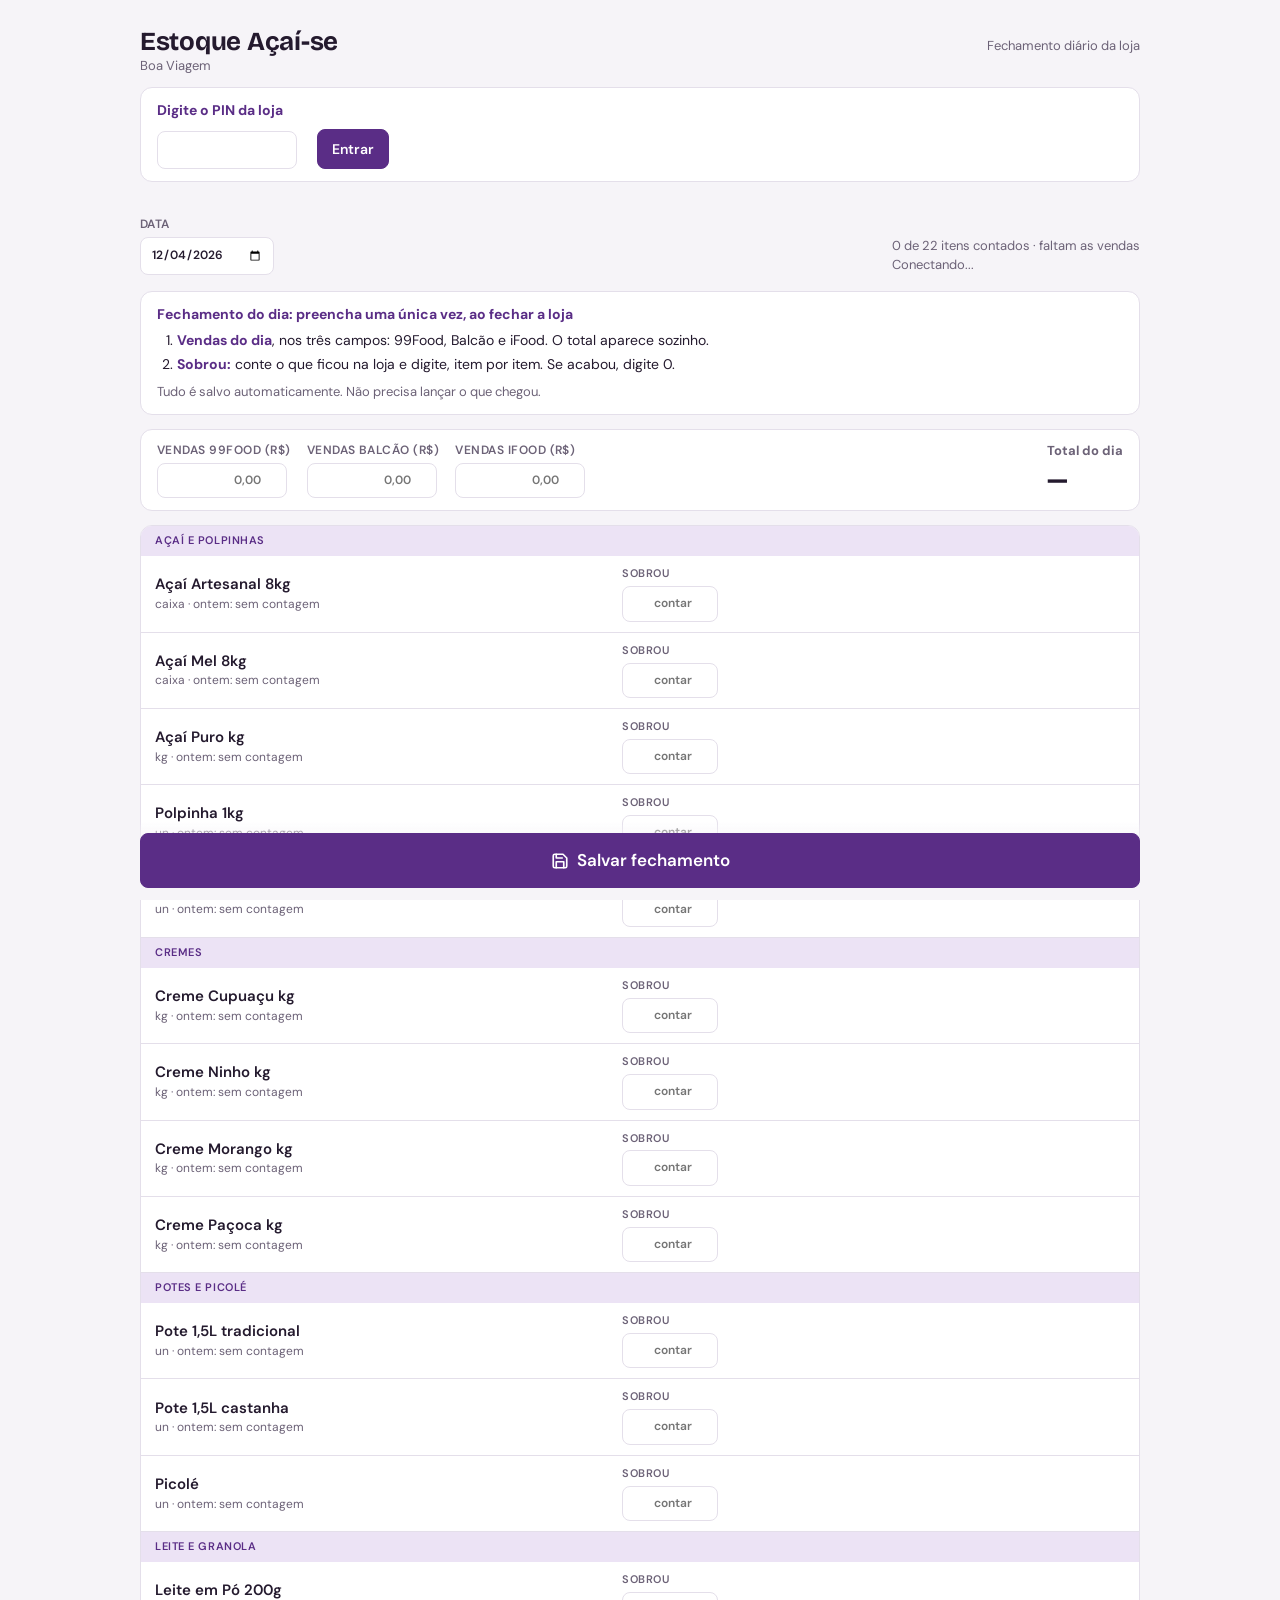
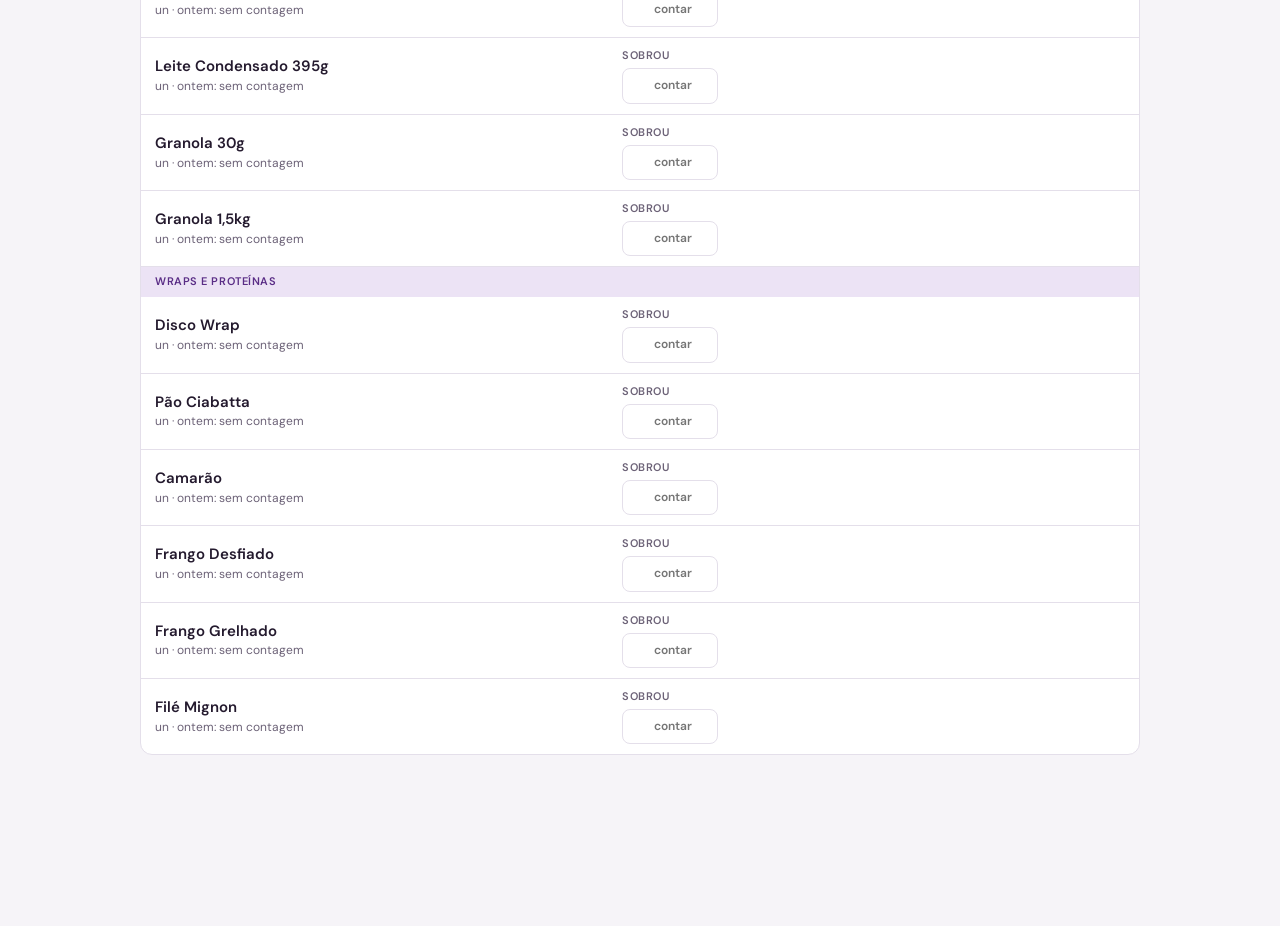
<file: fechamento/index.html>
<!doctype html>
<html lang="pt-BR"><head><meta charset="utf-8"><meta name="viewport" content="width=device-width,initial-scale=1,viewport-fit=cover">
<script>
// Configuração do banco (Supabase). A chave abaixo é a chave pública (anon), feita para ficar na página.
window.ACAISE_CFG = {
  url: 'https://gltnusallwwgprjgurls.supabase.co',
  key: 'eyJhbGciOiJIUzI1NiIsInR5cCI6IkpXVCJ9.eyJpc3MiOiJzdXBhYmFzZSIsInJlZiI6ImdsdG51c2FsbHd3Z3Byamd1cmxzIiwicm9sZSI6ImFub24iLCJpYXQiOjE3ODMyMzAyNDIsImV4cCI6MjA5ODgwNjI0Mn0.9-Mlzrdh4LbfNC7dyHkDln0mqTZRoNlr00TDRlgdpEM'
};
</script>
<title>Estoque Açaí-se</title>
<link rel="preconnect" href="https://fonts.googleapis.com">
<link rel="stylesheet" href="https://fonts.googleapis.com/css2?family=Bricolage+Grotesque:opsz,wght@12..96,600;12..96,700&family=DM+Sans:wght@400;500;600&display=swap">
<style>
[hidden]{display:none!important}
/* Layout: cabeçalho fixo com abas; uma tarefa por aba (contar, pedir, acompanhar, configurar) */
:root{
  --bg:#f6f4f8; --surface:#ffffff; --fg:#241a2e; --muted:#6c6277; --line:#e4dfea;
  --accent:#5a2d86; --accent-fg:#ffffff; --accent-soft:#ece3f5;
  --ok:#1f7a4d; --ok-soft:#dff3e8; --warn:#9a5b00; --warn-soft:#fdeccb; --crit:#b3261e; --crit-soft:#fbe0dd; --info:#2a5fa8; --info-soft:#dfeafa;
  --font-display:'Bricolage Grotesque','Segoe UI',system-ui,sans-serif;
  --font-body:'DM Sans','Segoe UI',system-ui,sans-serif;
}
@media (prefers-color-scheme: dark){:root:not([data-theme="light"]){
  --bg:#150f1b; --surface:#1f1727; --fg:#efe9f5; --muted:#a498b0; --line:#35293f;
  --accent:#b88be6; --accent-fg:#1a0f26; --accent-soft:#33214a;
  --ok:#5fd09a; --ok-soft:#173a2a; --warn:#f0b24a; --warn-soft:#3d2c10; --crit:#ff8a80; --crit-soft:#4a1d1a; --info:#8fb8f0; --info-soft:#1a2b45; color-scheme:dark}}
:root[data-theme="dark"]{
  --bg:#150f1b; --surface:#1f1727; --fg:#efe9f5; --muted:#a498b0; --line:#35293f;
  --accent:#b88be6; --accent-fg:#1a0f26; --accent-soft:#33214a;
  --ok:#5fd09a; --ok-soft:#173a2a; --warn:#f0b24a; --warn-soft:#3d2c10; --crit:#ff8a80; --crit-soft:#4a1d1a; --info:#8fb8f0; --info-soft:#1a2b45; color-scheme:dark}
body{background:var(--bg);color:var(--fg);font-family:var(--font-body);font-size:15px;line-height:1.45;padding-inline:16px;padding-block:0 48px}
*{box-sizing:border-box}
.wrap{max-width:1000px;margin:0 auto}
header{padding-block:20px 12px;display:flex;flex-wrap:wrap;gap:8px 16px;align-items:baseline;justify-content:space-between}
h1{font-family:var(--font-display);font-size:26px;line-height:1.1;margin:0;letter-spacing:-.01em}
h2{font-family:var(--font-display);font-size:18px;margin:0 0 4px;text-wrap:balance}
.sub{color:var(--muted);font-size:13px}
.demo{background:var(--warn-soft);color:var(--warn);border-radius:8px;padding:8px 12px;font-size:13px;margin-bottom:12px}
nav{display:flex;gap:4px;border-bottom:1px solid var(--line);position:sticky;top:env(safe-area-inset-top,0px);background:var(--bg);z-index:5;overflow-x:auto}
nav button{font:inherit;font-weight:600;background:none;border:0;border-bottom:3px solid transparent;color:var(--muted);padding:12px 14px;cursor:pointer;white-space:nowrap}
nav button[aria-selected="true"]{color:var(--accent);border-bottom-color:var(--accent)}
button:focus-visible,input:focus-visible,select:focus-visible{outline:2px solid var(--accent);outline-offset:2px}
main{padding-block:20px}
section[hidden]{display:none}
.bar{display:flex;flex-wrap:wrap;gap:12px 20px;align-items:end;margin-bottom:16px}
label.f{display:flex;flex-direction:column;gap:4px;font-size:12px;color:var(--muted);font-weight:600;text-transform:uppercase;letter-spacing:.04em}
input,select{font:inherit;color:var(--fg);background:var(--surface);border:1px solid var(--line);border-radius:8px;padding:8px 10px;min-width:0}
input[type=number]{width:96px;font-variant-numeric:tabular-nums;text-align:right}
.btn{font:inherit;font-weight:600;border-radius:8px;padding:9px 14px;border:1px solid var(--accent);background:var(--accent);color:var(--accent-fg);cursor:pointer}
.btn.ghost{background:transparent;color:var(--accent)}
.btn.danger{border-color:var(--crit);background:transparent;color:var(--crit)}
.progress{margin-left:auto;font-size:13px;color:var(--muted)}
.list{display:flex;flex-direction:column;border:1px solid var(--line);border-radius:12px;background:var(--surface);overflow:hidden}
.row{display:grid;grid-template-columns:minmax(0,1.5fr) auto minmax(0,1.3fr);gap:6px 14px;align-items:center;padding:10px 14px;border-bottom:1px solid var(--line)}
.row:last-child{border-bottom:0}
.row .nm{font-weight:600;min-width:0}
.row .nm small{display:block;color:var(--muted);font-weight:400;font-size:12px}
.row .calc{font-size:13px;color:var(--muted);font-variant-numeric:tabular-nums;min-width:0}
.row .calc b{color:var(--fg)}
.lbl{display:block;font-size:11px;color:var(--muted)}
.how{border:1px solid var(--line);background:var(--surface);border-radius:12px;padding:12px 16px;margin-bottom:14px;font-size:14px}
.how b{color:var(--accent)}
.how ol{margin:6px 0 0;padding-left:20px;display:flex;flex-direction:column;gap:4px}
.chip{display:inline-block;padding:2px 9px;border-radius:99px;font-size:12px;font-weight:600;white-space:nowrap}
.chip.ok{background:var(--ok-soft);color:var(--ok)} .chip.warn,.chip.high{background:var(--warn-soft);color:var(--warn)}
.chip.crit,.chip.low{background:var(--crit-soft);color:var(--crit)} .chip.info,.chip.na{background:var(--info-soft);color:var(--info)}
.kpis{display:grid;grid-template-columns:repeat(auto-fit,minmax(200px,1fr));gap:12px;margin-bottom:20px}
.kpi{border:1px solid var(--line);background:var(--surface);border-radius:12px;padding:14px 16px;min-width:0}
.kpi .v{font-family:var(--font-display);font-size:28px;font-weight:700;line-height:1.1;font-variant-numeric:tabular-nums}
.kpi .k{font-size:12px;color:var(--muted);text-transform:uppercase;letter-spacing:.04em;font-weight:600}
.kpi .d{font-size:13px;color:var(--muted);margin-top:4px}
.tw{overflow-x:auto;border:1px solid var(--line);border-radius:12px;background:var(--surface)}
table{border-collapse:collapse;width:100%;font-variant-numeric:tabular-nums}
th,td{padding:9px 12px;text-align:right;border-bottom:1px solid var(--line);white-space:nowrap;font-size:14px}
th{font-size:11px;text-transform:uppercase;letter-spacing:.05em;color:var(--muted);font-weight:600}
th:first-child,td:first-child{text-align:left;position:sticky;left:0;background:var(--surface);z-index:1}
tr:last-child td{border-bottom:0}
td .note{display:block;font-size:12px;color:var(--warn);white-space:normal;max-width:240px}
tfoot td{font-weight:700;border-top:2px solid var(--line)}
.meter{width:110px;height:8px;border-radius:4px;background:var(--accent-soft);position:relative;display:inline-block;vertical-align:middle}
.meter i{position:absolute;left:0;top:0;bottom:0;border-radius:4px;background:var(--ok)}
.meter i.high{background:var(--warn)} .meter i.low{background:var(--crit)}
.callout{border:1px solid var(--line);background:var(--surface);border-radius:12px;padding:14px 16px;margin-bottom:16px;display:flex;flex-wrap:wrap;gap:8px 24px;align-items:center}
.callout .big{font-family:var(--font-display);font-size:28px;font-weight:700;font-variant-numeric:tabular-nums}
.stack{display:flex;flex-direction:column;gap:20px}
.cols{display:grid;grid-template-columns:repeat(auto-fit,minmax(300px,1fr));gap:20px}
.mini{list-style:none;margin:8px 0 0;padding:0;display:flex;flex-direction:column;gap:6px}
.mini li{display:flex;justify-content:space-between;gap:12px;font-size:14px;padding:8px 12px;border:1px solid var(--line);border-radius:8px;background:var(--surface)}
.mini li{align-items:flex-start}
.mini li .chip{white-space:normal;border-radius:10px;text-align:right;max-width:55%}
.empty{color:var(--muted);font-size:14px;margin-top:8px}
.grp{padding:7px 14px;background:var(--accent-soft);color:var(--accent);font-size:11px;font-weight:600;text-transform:uppercase;letter-spacing:.05em}
tr.g td{background:var(--accent-soft);color:var(--accent);font-size:11px;font-weight:600;text-transform:uppercase;letter-spacing:.05em;text-align:left;position:static;padding-block:6px}
.toast{position:fixed;left:50%;bottom:calc(16px + env(safe-area-inset-bottom,0px));transform:translateX(-50%);background:var(--fg);color:var(--bg);padding:9px 16px;border-radius:8px;font-size:14px;opacity:0;pointer-events:none;transition:opacity .2s}
.toast.on{opacity:1}
@media (max-width:640px){
  .row,.row.sup{grid-template-columns:1fr 1fr;}
  .rev3 .tot{margin-left:0;width:100%}
  .rev3 input{width:100%}
  .rev3 label{flex:1 1 40%}
  .row .nm{grid-column:1/-1}
  .row .calc{grid-column:1/-1;order:3}
  .lbl{display:block}
  input[type=number]{width:100%}
  .progress{margin-left:0;width:100%}
}
.rev3{display:flex;flex-wrap:wrap;gap:12px 16px;align-items:end;border:1px solid var(--line);background:var(--surface);border-radius:12px;padding:12px 16px;margin-bottom:14px}
.rev3 .tot{font-family:var(--font-display);font-size:26px;font-weight:700;font-variant-numeric:tabular-nums;margin-left:auto}
.rev3 input{width:130px}
.row.sup{grid-template-columns:minmax(0,1.5fr) auto auto minmax(0,1fr)}
.ok-line{color:var(--ok);font-weight:600}
@media (prefers-reduced-motion:reduce){.toast{transition:none}}
.savebar{margin-top:16px;display:flex;flex-direction:column;gap:10px;position:sticky;bottom:0;padding:12px 0 calc(12px + env(safe-area-inset-bottom,0px));background:linear-gradient(to top,var(--bg) 70%,transparent)}
.savebar .btn{display:flex;align-items:center;justify-content:center;gap:8px;width:100%;font-size:17px;padding:14px}
.savebar .btn:disabled{opacity:.6}
#cSaveMsg:empty{display:none}
#cSaveMsg{border-radius:12px;padding:12px 14px;font-size:15px;border:1px solid var(--line);background:var(--surface)}
#cSaveMsg.ok{background:var(--ok-soft);color:var(--ok);border-color:var(--ok)}
#cSaveMsg.bad{background:var(--crit-soft);color:var(--crit);border-color:var(--crit)}
#cSaveMsg .aviso{color:var(--warn)}
</style>

<body><div class="wrap">
  <header>
    <div>
      <h1>Estoque Açaí-se</h1>
      <div class="sub" id="storeLine"></div>
    </div>
    <div class="sub">Fechamento diário da loja</div>
  </header>
  <div id="pinBox" hidden></div>
  <div id="demoBanner" class="demo" hidden></div>
  <nav role="tablist" id="tabs" hidden>
    <button role="tab" data-tab="count" aria-selected="true">Contagem do dia</button>
    <button role="tab" data-tab="order" aria-selected="false">Pedido sugerido</button>
    <button role="tab" data-tab="supply" aria-selected="false">Abastecimentos</button>
    <button role="tab" data-tab="rev" aria-selected="false">Faturamento</button>
    <button role="tab" data-tab="panel" aria-selected="false">Painel de CMV</button>
    <button role="tab" data-tab="items" aria-selected="false">Itens</button>
  </nav>
  <main>
    <section id="t-count"></section>
    <section id="t-order" hidden></section>
    <section id="t-supply" hidden></section>
    <section id="t-rev" hidden></section>
    <section id="t-panel" hidden></section>
    <section id="t-items" hidden></section>
  </main>
</div>
<div class="toast" id="toast" role="status"></div>

<script>
/* Motor de estoque Açaí-se — funções puras, sem DOM. Portável para o acaise-central.
 * Convenções:
 *  - counts[data][itemId]   = estoque contado no FECHAMENTO do dia
 *  - receipts[data][itemId] = quantidade recebida (entrada) naquele dia
 *  - consumo(d) = contagem(d-1) + entrada(d) - contagem(d)
 *  - Ciclo: pede domingo -> recebe segunda; pede quarta -> recebe quinta
 */
const Engine = (() => {
  const iso = d => `${d.getFullYear()}-${String(d.getMonth() + 1).padStart(2, '0')}-${String(d.getDate()).padStart(2, '0')}`;
  const parse = s => { const [y, m, d] = s.split('-').map(Number); return new Date(y, m - 1, d); };
  const addDays = (s, n) => { const d = parse(s); d.setDate(d.getDate() + n); return iso(d); };
  const dow = s => parse(s).getDay(); // 0 = domingo
  const diffDays = (a, b) => Math.round((parse(b) - parse(a)) / 86400000);
  const mean = a => a.length ? a.reduce((x, y) => x + y, 0) / a.length : 0;

  const ORDER_DAYS = [0, 3];     // domingo, quarta
  const DELIVERY_DAYS = [1, 4];  // segunda, quinta

  function consumption(S, item, d) {
    if (S.noReceipt?.[d]?.[item.id]) return null;   // entrada não registrada nesse dia
    const c0 = S.counts[addDays(d, -1)]?.[item.id];
    const c1 = S.counts[d]?.[item.id];
    if (c0 == null || c1 == null) return null;
    return c0 + (S.receipts[d]?.[item.id] || 0) - c1;
  }

  // histórico de consumos válidos (>= 0) nos `n` dias anteriores a `before`
  function history(S, item, before, n) {
    const out = [];
    for (let i = 1; i <= n; i++) {
      const d = addDays(before, -i);
      const c = consumption(S, item, d);
      if (c != null && c >= 0) out.push({ d, c });
    }
    return out;
  }

  function avgDaily(S, item, before) {
    return mean(history(S, item, before, 14).map(x => x.c));
  }

  // previsão para um dia: média do mesmo dia da semana nas últimas 4 semanas;
  // sem histórico daquele dia, usa a média diária recente
  function forecastDay(S, item, date, before) {
    const same = history(S, item, before, 28).filter(x => dow(x.d) === dow(date)).map(x => x.c);
    return same.length ? mean(same) : avgDaily(S, item, before);
  }

  function sumForecast(S, item, from, to, before) {
    let t = 0;
    for (let d = from; d <= to; d = addDays(d, 1)) t += forecastDay(S, item, d, before);
    return t;
  }

  function lastCountDate(S) {
    const k = Object.keys(S.counts).filter(d => Object.keys(S.counts[d] || {}).length).sort();
    return k.length ? k[k.length - 1] : null;
  }

  function nextOrderDays(today, n = 2) {
    const out = [];
    for (let i = 0; out.length < n && i < 21; i++) {
      const d = addDays(today, i);
      if (ORDER_DAYS.includes(dow(d))) out.push(d);
    }
    return out;
  }

  // Plano do pedido feito em `O` (data do dia de pedido)
  function plan(S, O) {
    const L = lastCountDate(S);
    if (!L) return null;
    const before = addDays(L, 1);            // histórico só até a última contagem
    const D = addDays(O, 1);                 // dia de entrega
    let nd = addDays(D, 1);
    while (!DELIVERY_DAYS.includes(dow(nd))) nd = addDays(nd, 1);
    const coverDays = diffDays(D, nd);       // dias que este pedido precisa cobrir
    const lastCovered = addDays(nd, -1);

    const rows = S.items.map(it => {
      const h = history(S, it, before, 14);
      const avg = mean(h.map(x => x.c));
      let stock = null, projected = false, staleFrom = null;
      if (S.counts[O]?.[it.id] != null) stock = S.counts[O][it.id];
      else {
        let Li = L;
        while (S.counts[Li]?.[it.id] == null && diffDays(Li, L) < 14) Li = addDays(Li, -1);
        if (S.counts[Li]?.[it.id] != null) {
          projected = O > Li;
          let inflow = 0;   // entradas já lançadas entre a última contagem e o dia do pedido
          for (let d = addDays(Li, 1); d <= O; d = addDays(d, 1)) inflow += S.receipts[d]?.[it.id] || 0;
          stock = Math.max(0, S.counts[Li][it.id] + inflow - (O > Li ? sumForecast(S, it, addDays(Li, 1), O, before) : 0));
          if (Li < L) staleFrom = Li;
        }
      }
      const need = sumForecast(S, it, D, lastCovered, before);
      const safety = (it.safetyDays || 0) * avg;
      const ceiling = Math.max((it.maxDays || 99) * avg, need); // teto nunca abaixo da necessidade
      const target = Math.min(need + safety, ceiling);
      const st = stock == null ? 0 : Math.max(stock, 0);
      let raw = Math.max(0, target - st);
      const pack = it.pack || 1;
      const packs = Math.max(0, Math.ceil(raw / pack - 1e-9)) || 0;   // sempre para cima, em embalagens fechadas
      const qty = packs * pack;
      const notes = [];
      if (stock == null) notes.push('sem contagem');
      if (staleFrom) notes.push(`sem contagem recente: última em ${staleFrom.slice(8)}/${staleFrom.slice(5, 7)}`);
      if (h.length === 0) notes.push('sem histórico de consumo');
      else if (avg === 0) notes.push('consumo zero nos dias medidos: conferir contagem');
      else if (h.length < 4) notes.push(`histórico curto (${h.length} dias)`);
      if (it.shelfDays && coverDays > it.shelfDays) notes.push(`validade (${it.shelfDays} d) menor que a cobertura (${coverDays} d)`);
      if (qty === 0 && st > target && avg > 0) notes.push('estoque acima do alvo');
      return { item: it, avg, stock, projected, need, safety, target, qty, packs, value: qty * (it.cost || 0), notes };
    });
    return { O, D, nd, coverDays, L, rows, total: rows.reduce((s, r) => s + r.value, 0) };
  }

  function revenueAvg(S, before) {
    const v = [];
    for (let i = 1; i <= 14; i++) {
      const r = S.revenue[addDays(before, -i)];
      if (r != null && r > 0) v.push(r);
    }
    return v.length ? mean(v) : (S.revRef || 0);   // sem lançamentos, usa a média de referência
  }

  // CMV real = consumo valorizado / faturamento, nos `n` dias até `upTo` (inclusive)
  function realCMV(S, upTo, n = 7) {
    let cost = 0, rev = 0, days = 0;
    for (let i = 0; i < n; i++) {
      const d = addDays(upTo, -i);
      if (S.start && d < S.start) continue;   // CMV real só vale a partir do início do controle
      const r = S.revenue[d];
      if (!(r > 0)) continue;
      let c = 0, ok = false;
      S.items.forEach(it => { const x = consumption(S, it, d); if (x != null) { c += Math.max(x, 0) * (it.cost || 0); ok = true; } });
      if (!ok) continue;
      cost += c; rev += r; days++;
    }
    return { cost, rev, days, cmv: rev > 0 ? cost / rev : null };
  }

  // Situação de cada item na última contagem
  function status(S) {
    const L = lastCountDate(S);
    if (!L) return [];
    const before = addDays(L, 1);
    let nd = addDays(L, 1);
    while (!DELIVERY_DAYS.includes(dow(nd))) nd = addDays(nd, 1);
    return S.items.map(it => {
      const stock = S.counts[L]?.[it.id];
      const avg = avgDaily(S, it, before);
      const coverage = avg > 0 && stock != null ? stock / avg : null;
      const untilDelivery = sumForecast(S, it, addDays(L, 1), addDays(nd, -1), before);
      const max = (it.maxDays || 99) * avg;
      const excessQty = stock != null && avg > 0 ? Math.max(0, stock - max) : 0;
      let state = 'ok';
      if (stock == null || avg === 0) state = 'na';
      else if (stock < untilDelivery) state = 'low';
      else if (excessQty > 0) state = 'high';
      return { item: it, stock, avg, coverage, untilDelivery, excessQty, excessValue: excessQty * (it.cost || 0), stockValue: (stock || 0) * (it.cost || 0), state };
    });
  }

  return { iso, parse, addDays, dow, diffDays, mean, consumption, avgDaily, forecastDay, sumForecast, lastCountDate, nextOrderDays, plan, revenueAvg, realCMV, status, ORDER_DAYS, DELIVERY_DAYS };
})();
if (typeof module !== 'undefined') module.exports = Engine;

/* Dados de exemplo: custos e consumos são ilustrativos, para ver o sistema funcionando. */
function makeDemo(today) {
  const E = Engine;
  const items = [
    { id: 'acai',   name: 'Polpa de açaí',        unit: 'kg',  cost: 23.04, pack: 10, shelfDays: null, safetyDays: 0.5, maxDays: 6, base: 14 },
    { id: 'ciab',   name: 'Pão ciabatta',         unit: 'un',  cost: 2.4,   pack: 12, shelfDays: 3,    safetyDays: 0.5, maxDays: 3, base: 9 },
    { id: 'frango', name: 'Proteína: frango',     unit: 'porção', cost: 6.8, pack: 5, shelfDays: 4,   safetyDays: 0.5, maxDays: 4, base: 8 },
    { id: 'atum',   name: 'Proteína: atum',       unit: 'porção', cost: 7.9, pack: 5, shelfDays: 4,   safetyDays: 0.5, maxDays: 4, base: 4 },
    { id: 'wrap',   name: 'Disco de wrap',        unit: 'un',  cost: 1.15,  pack: 10, shelfDays: null, safetyDays: 0.5, maxDays: 5, base: 11 },
    { id: 'molho',  name: 'Molho de wrap',        unit: 'ml',  cost: 0.019, pack: 500, shelfDays: 7,   safetyDays: 0.5, maxDays: 5, base: 900 },
    { id: 'granola',name: 'Granola',              unit: 'g',   cost: 0.0145,pack: 1000, shelfDays: null, safetyDays: 1,  maxDays: 7, base: 2200 },
    { id: 'leite',  name: 'Leite em pó',          unit: 'g',   cost: 0.031, pack: 1000, shelfDays: null, safetyDays: 1,  maxDays: 8, base: 800 },
    { id: 'morango',name: 'Morango',              unit: 'g',   cost: 0.017, pack: 1000, shelfDays: 4,   safetyDays: 0.5, maxDays: 4, base: 2600 },
    { id: 'banana', name: 'Banana',               unit: 'un',  cost: 0.62,  pack: 12, shelfDays: 4,    safetyDays: 0.5, maxDays: 4, base: 24 },
    { id: 'c300',   name: 'Copo 300 ml',          unit: 'un',  cost: 0.38,  pack: 50, shelfDays: null, safetyDays: 1,   maxDays: 10, base: 38 },
    { id: 'c500',   name: 'Copo 500 ml',          unit: 'un',  cost: 0.52,  pack: 50, shelfDays: null, safetyDays: 1,   maxDays: 10, base: 22 },
  ];
  // sexta a domingo vendem mais
  const wk = { 0: 1.35, 1: 0.75, 2: 0.8, 3: 0.9, 4: 1.0, 5: 1.25, 6: 1.4 };
  let seed = 7;
  const rnd = () => { seed = (seed * 16807) % 2147483647; return seed / 2147483647; };
  const counts = {}, receipts = {}, revenue = {};
  const start = E.addDays(today, -31);
  const stock = {};
  items.forEach(it => { stock[it.id] = it.base * 3.5; });
  counts[start] = {};
  items.forEach(it => { counts[start][it.id] = Math.ceil(stock[it.id]); });
  for (let d = E.addDays(start, 1); d < today; d = E.addDays(d, 1)) {
    const dw = E.dow(d);
    counts[d] = {}; receipts[d] = {};
    let dayCost = 0;
    items.forEach(it => {
      // a loja pede com folga: ~1,5x a necessidade do período
      if (E.DELIVERY_DAYS.includes(dw)) {
        const cover = dw === 1 ? 3 : 4;
        const want = it.base * cover * 2.0 + it.base * 1.0;
        let q = Math.max(0, want - stock[it.id]);
        q = Math.ceil(q / it.pack) * it.pack;
        if (q > 0) { receipts[d][it.id] = q; stock[it.id] += q; }
      }
      let use = it.base * wk[dw] * (0.88 + rnd() * 0.24);
      if (it.id === 'frango' && rnd() < 0.12) use *= 1.7;   // dia com perda
      use = Math.min(use, stock[it.id]);
      stock[it.id] -= use;
      counts[d][it.id] = Math.ceil(stock[it.id]);
      dayCost += use * it.cost;
    });
    revenue[d] = Math.round(dayCost / (0.44 + (rnd() - 0.5) * 0.06));
  }
  const clean = items.map(({ base, ...r }) => r);
  return { store: 'Loja piloto', cmvMeta: 35, items: clean, counts, receipts, revenue, demo: true };
}
if (typeof module !== 'undefined') module.exports = makeDemo;

/* Histórico real da loja Boa Viagem: contagens de fechamento do WhatsApp (20 a 29/09/2026)
 * e custos/embalagens dos pedidos de abastecimento (22 a 30/09).
 * As entradas ainda não estão lançadas: o print dos pedidos mostra a data do pedido, não a da chegada.
 * Dias de entrega (seg/qui) e dias em que o estoque subiu ficam marcados como "entrada não registrada". */
const REAL_REV = 12;
function makeReal() {
  const N = null, X = [N, N, N, N, N, N, N, N, N, N, N];
  const dates = ['2026-09-20', '2026-09-21', '2026-09-22', '2026-09-23', '2026-09-24', '2026-09-25', '2026-09-26', '2026-09-27', '2026-09-28', '2026-09-29', '2026-09-30'];
  // [id, nome, unidade, custo por unidade contada, embalagem (múltiplo de compra), segurança (dias), teto (dias), contagens 20..29, grupo]
  const G1 = 'Açaí e polpinhas', G2 = 'Cremes', G3 = 'Potes e picolé', G4 = 'Leite e granola', G5 = 'Wraps e proteínas';
  const T = [
    ['arte',    'Açaí Artesanal 8kg',     'caixa',  184.32, 1,  1,   7,  [0, N, N, N, 3, 1, 2, 1, 3, 5, 4], G1],
    ['melc',    'Açaí Mel 8kg',           'caixa',  184.32, 1,  1,   7,  [0, 1, 1, N, 1, N, N, 1, N, 2, N], G1],
    ['barra',   'Açaí Puro kg',           'kg',     23,     5,  1,   5,  [8, 5, 2, 7, 3, 8, 4, 2, 4, N, 5], G1],
    ['porc1',   'Polpinha 1kg',           'un',     31,     1,  1,   5,  [0, 4, 0, 5, 4, 5, 4, 4, 4, 4, 4], G1],
    ['porc400', 'Polpinha 400g',          'un',     12,     1,  1,   5,  [4, 4, 4, 4, 4, 4, 4, 4, 4, 4, 4], G1],
    ['cupu',    'Creme Cupuaçu kg',       'kg',     16,     5,  1,   7,  X, G2],
    ['ninho',   'Creme Ninho kg',         'kg',     0,      1,  1,   7,  X, G2],
    ['cmorango','Creme Morango kg',       'kg',     0,      1,  1,   7,  X, G2],
    ['cpacoca', 'Creme Paçoca kg',        'kg',     0,      1,  1,   7,  X, G2],
    ['ptrad',   'Pote 1,5L tradicional',  'un',     28,     1,  1,   5,  [12, 18, 6, 2, 8, 12, 14, 13, 11, 13, 23], G3],
    ['pnuts',   'Pote 1,5L castanha',     'un',     0,      1,  1,   5,  [12, 16, 20, 20, 16, 16, 16, 16, 12, 16, 13], G3],
    ['picole',  'Picolé',                 'un',     5,      24, 1,   7,  [26, 26, 26, 26, 26, 23, 23, 26, 26, 26, 26], G3],
    ['leitepo', 'Leite em Pó 200g',       'un',     0,      1,  1,   10, X, G4],
    ['leitecd', 'Leite Condensado 395g',  'un',     0,      1,  1,   10, X, G4],
    ['gran30',  'Granola 30g',            'un',     0,      1,  1,   10, X, G4],
    ['gran15',  'Granola 1,5kg',          'un',     0,      1,  1,   10, X, G4],
    ['disco',   'Disco Wrap',             'un',     2,      10, 0.5, 5,  [7, 17, 22, 14, 22, 28, 18, 11, 31, 25, 15], G5],
    ['pao',     'Pão Ciabatta',           'un',     4.9,    10, 0.5, 3,  [0, 10, 9, 5, 12, 11, 10, 18, 17, 15, 10], G5],
    ['camarao', 'Camarão',                'un',     7,      5,  0.5, 4,  [10, 7, 9, 6, 14, 10, 4, 8, 13, 11, 6], G5],
    ['frangod', 'Frango Desfiado',        'un',     3.86,   5,  0.5, 4,  [8, 11, 5, 9, 27, 27, 20, 16, 12, 9, 11], G5],
    ['frangog', 'Frango Grelhado',        'un',     4.16,   5,  0.5, 4,  [8, 18, 15, 10, 24, 18, 16, 13, 18, 16, 7], G5],
    ['file',    'Filé Mignon',            'un',     10.234, 5,  0.5, 4,  [2, 9, 19, 7, 20, 13, 23, 16, 20, 17, 10], G5],
  ];
  // Itens que saíram da lista (continuam existindo em estados antigos, mas não são mais controlados)
  const DROPPED = ['melb', 'polpaa', 'caja', 'acerola', 'goiaba', 'vitanuts', 'chips', 'farofa', 'crouton', 'cebola', 'queijo', 'molhom', 'molhoq', 'copo300', 'copo500', 'kraft', 'carne'];
  // Entradas conhecidas pelos pedidos de abastecimento (itens controlados que apareceram nos prints).
  // Datas de chegada deduzidas cruzando pedido x contagem.
  const R = {
    '2026-09-22': { arte: 4, camarao: 5, file: 5, disco: 20 },
    '2026-09-23': { arte: 5, frangod: 10, barra: 5, porc1: 5 },
    '2026-09-24': { arte: 4, melc: 1, ptrad: 8, frangog: 20, frangod: 20, file: 15 },
    '2026-09-26': { arte: 6, melc: 1, ptrad: 8, file: 10 },
    '2026-09-27': { arte: 4, ptrad: 8, camarao: 5, pao: 10 },
    '2026-09-28': { arte: 6, melc: 2, barra: 5, ptrad: 8, camarao: 10, disco: 30, file: 10, frangod: 5 },
    '2026-09-29': { arte: 4, melc: 1, barra: 5, ptrad: 8 },
    '2026-09-30': { arte: 3, ptrad: 8 },
  };
  const items = T.map(([id, name, unit, cost, pack, safetyDays, maxDays, , group]) => ({ id, name, unit, cost, pack, shelfDays: null, safetyDays, maxDays, group }));
  const counts = {}, noReceipt = {};
  dates.forEach(d => { counts[d] = {}; });
  T.forEach(([id, , , , , , , v]) => v.forEach((q, i) => { if (q != null) counts[dates[i]][id] = q; }));
  const receipts = JSON.parse(JSON.stringify(R));
  for (let i = 1; i < dates.length; i++) {
    const d = dates[i], delivery = Engine.DELIVERY_DAYS.includes(Engine.dow(d));
    T.forEach(([id, , , , , , , v]) => {
      if (v[i] == null || v[i - 1] == null) return;
      if ((delivery || v[i] > v[i - 1]) && !(R[d] && R[d][id] != null)) { noReceipt[d] = noReceipt[d] || {}; noReceipt[d][id] = true; }
    });
  }
  return {
    rev: REAL_REV, store: 'Boa Viagem', cmvMeta: 35, start: '2026-10-01',
    revRef: 3806.94,   // faturamento médio diário de setembro (DRE: R$ 114.208,09 em 30 dias)
    baseline: { label: 'Setembro/2026 (DRE)', receita: 114208.09, cmv: 57219.96, canais: [{ nome: 'iFood', valor: 63000.60 }, { nome: 'Balcão', valor: 27749.23 }, { nome: '99Food', valor: 23458.26 }] }, items, counts, receipts, revenue: {}, revSplit: {}, noReceipt, demo: false,
    note: 'Lista enxuta de 22 itens em 5 categorias. O controle começa em 01/10, com a contagem de 30/09 como abertura. O histórico de 20 a 29/09 serve só de base para a previsão e está incompleto. Itens com custo zero ainda precisam de preço. A loja preenche só o que sobrou e as vendas por canal; os abastecimentos são lançados pelo escritório.'
  };
}
// Atualiza um estado antigo (rev anterior) mantendo o que a loja lançou depois de 29/09
function migrateReal(old) {
  const f = makeReal();
  const dropped = new Set(['melb', 'polpaa', 'caja', 'acerola', 'goiaba', 'vitanuts', 'chips', 'farofa', 'crouton', 'cebola', 'queijo', 'molhom', 'molhoq', 'copo300', 'copo500', 'kraft', 'carne']);
  const byId = Object.fromEntries((old.items || []).map(i => [i.id, i]));
  // custo que a loja já preencheu continua valendo quando o cadastro novo está zerado
  f.items.forEach(it => { const o = byId[it.id]; if (o && o.cost > 0 && !(it.cost > 0)) it.cost = o.cost; });
  // itens criados pela própria loja continuam na lista
  (old.items || []).forEach(o => { if (!f.items.some(i => i.id === o.id) && !dropped.has(o.id)) f.items.push(o); });
  const ids = new Set(f.items.map(i => i.id));
  Object.keys(old.counts || {}).filter(d => d > '2026-09-29').forEach(d => {
    f.counts[d] = f.counts[d] || {};
    Object.entries(old.counts[d]).forEach(([k, v]) => { if (ids.has(k)) f.counts[d][k] = v; });
  });
  Object.keys(old.receipts || {}).forEach(d => {
    f.receipts[d] = f.receipts[d] || {};
    Object.entries(old.receipts[d]).forEach(([k, v]) => { if (ids.has(k) && f.receipts[d][k] == null) f.receipts[d][k] = v; });
  });
  f.revenue = { ...(old.revenue || {}) };
  f.revSplit = { ...(old.revSplit || {}) };
  if (old.revRef != null) f.revRef = old.revRef;
  Object.keys(old.noReceipt || {}).filter(d => d > '2026-09-30').forEach(d => { f.noReceipt[d] = old.noReceipt[d]; });
  return f;
}
if (typeof module !== 'undefined') module.exports = makeReal;

(() => {
const E = Engine;
const KEY = 'acaise_estoque_v3';
const $ = s => document.querySelector(s);
const brl = n => (n ?? 0).toLocaleString('pt-BR', { style: 'currency', currency: 'BRL' });
const num = n => n == null || isNaN(n) ? '—' : (Math.ceil(n - 1e-9) || 0).toLocaleString('pt-BR'); // quantidades sempre inteiras, para cima
const pct = n => n == null ? '—' : (n * 100).toLocaleString('pt-BR', { maximumFractionDigits: 1 }) + '%';
const esc = s => String(s ?? '').replace(/[&<>"]/g, c => ({ '&': '&amp;', '<': '&lt;', '>': '&gt;', '"': '&quot;' }[c]));
const WD = ['domingo', 'segunda', 'terça', 'quarta', 'quinta', 'sexta', 'sábado'];
const label = d => `${WD[E.dow(d)]}, ${d.slice(8)}/${d.slice(5, 7)}`;
const today = E.iso(new Date());

let S;
function load() {
  try { const r = localStorage.getItem(KEY); if (r) { const st = JSON.parse(r); if (!st.demo && st.note && st.rev !== REAL_REV) return migrateReal(st); return st; } } catch (e) {}
  return makeReal();
}
function save() { try { localStorage.setItem(KEY, JSON.stringify(S)); } catch (e) {} }
function toast(t) { const el = $('#toast'); el.textContent = t; el.classList.add('on'); clearTimeout(toast.t); toast.t = setTimeout(() => el.classList.remove('on'), 1600); }
S = load();
S.revSplit = S.revSplit || {};

/* ---------- Abas ---------- */
let tab = 'count';
function showTab(t) {
  tab = t;
  document.querySelectorAll('#tabs button').forEach(b => b.setAttribute('aria-selected', b.dataset.tab === t));
  ['count', 'order', 'supply', 'rev', 'panel', 'items'].forEach(x => $('#t-' + x).hidden = x !== t);
  render();
}
$('#tabs').addEventListener('click', e => { const b = e.target.closest('button[data-tab]'); if (b) showTab(b.dataset.tab); });

/* ---------- Contagem ---------- */
let cDate = today;
const CH = [['f99', '99Food'], ['balcao', 'Balcão'], ['ifood', 'iFood']];
function revTotal(d) { const r = S.revSplit[d]; if (!r) return S.revenue[d] ?? null; const v = CH.map(([k]) => r[k]).filter(x => x != null); return v.length ? v.reduce((a, b) => a + b, 0) : null; }
function renderCount() {
  const el = $('#t-count');
  const prevDate = E.addDays(cDate, -1);
  let lastG = null;
  const rows = S.items.map(it => {
    const g = it.group || 'Outros';
    const head = g !== lastG ? `<div class="grp">${esc(g)}</div>` : ''; lastG = g;
    const prev = S.counts[prevDate]?.[it.id];
    const cur = S.counts[cDate]?.[it.id];
    const rec = S.receipts[cDate]?.[it.id];
    return `${head}<div class="row" data-id="${it.id}">
      <div class="nm">${esc(it.name)}<small>${esc(it.unit)} · ontem: ${prev == null ? 'sem contagem' : num(prev)}${rec ? ` · chegou hoje: ${num(rec)}` : ''}</small></div>
      <label class="f"><span class="lbl">Sobrou</span><input type="number" inputmode="numeric" min="0" step="1" data-k="cur" value="${cur ?? ''}" placeholder="contar" aria-label="Sobrou de ${esc(it.name)}"></label>
      <div class="calc"></div>
    </div>`;
  }).join('');
  const rs = S.revSplit[cDate] || {};
  el.innerHTML = `
    <div class="bar">
      <label class="f">Data<input type="date" id="cDate" value="${cDate}"></label>
      <div class="progress"><div id="cProg"></div><div id="dbState" class="sub"></div></div>
    </div>
    <div class="how"><b>Fechamento do dia: preencha uma única vez, ao fechar a loja</b>
      <ol>
        <li><b>Vendas do dia</b>, nos três campos: 99Food, Balcão e iFood. O total aparece sozinho.</li>
        <li><b>Sobrou:</b> conte o que ficou na loja e digite, item por item. Se acabou, digite 0.</li>
      </ol>
      <div class="sub" style="margin-top:8px">Tudo é salvo automaticamente. Não precisa lançar o que chegou.</div>
    </div>
    <div class="rev3">
      ${CH.map(([k, n]) => `<label class="f">Vendas ${n} (R$)<input type="number" inputmode="decimal" min="0" step="any" data-ch="${k}" value="${rs[k] ?? ''}" placeholder="0,00"></label>`).join('')}
      <div class="tot"><div class="sub" style="font-family:var(--font-body)">Total do dia</div><span id="cTot"></span></div>
    </div>
    <div class="list">${rows}</div>
    <div class="savebar">
      <button class="btn" id="cSave"><svg width="18" height="18" viewBox="0 0 24 24" fill="none" stroke="currentColor" stroke-width="2.2" stroke-linecap="round" stroke-linejoin="round" aria-hidden="true"><path d="M19 21H5a2 2 0 0 1-2-2V5a2 2 0 0 1 2-2h11l5 5v11a2 2 0 0 1-2 2z"/><path d="M17 21v-8H7v8M7 3v5h8"/></svg> Salvar fechamento</button>
      <div id="cSaveMsg" role="status" aria-live="polite"></div>
    </div>`;
  const setTot = () => { const t = revTotal(cDate); $('#cTot').textContent = t == null ? '—' : brl(t); };
  setTot();
  $('#cSave').onclick = async () => {
    const btn = $('#cSave'), msg = $('#cSaveMsg');
    btn.disabled = true; msg.className = ''; msg.textContent = 'Salvando...';
    clearTimeout(timers[cDate]);
    try {
      await rpc('est_salvar', dayPayload(cDate)); dirty.delete(cDate);
      const n = S.items.filter(i => S.counts[cDate]?.[i.id] != null).length, miss = S.items.length - n, t = revTotal(cDate);
      const hr = new Date().toLocaleTimeString('pt-BR', { hour: '2-digit', minute: '2-digit' });
      const avisos = [miss > 0 ? `faltam ${miss} itens sem contagem` : '', !(t > 0) ? 'faltam as vendas' : ''].filter(Boolean);
      msg.className = 'ok'; msg.innerHTML = `<b>✓ Fechamento de ${label(cDate)} salvo às ${hr}.</b> ${n} itens contados · vendas ${brl(t || 0)}.` + (avisos.length ? `<br><span class="aviso">Atenção: ${avisos.join(' e ')}. Você pode completar e salvar de novo.</span>` : '');
      setDbState('Salvo ✓');
    } catch (e) {
      if (e.message === 'pin') { askPin(); msg.textContent = ''; }
      else { msg.className = 'bad'; msg.innerHTML = `<b>NÃO foi salvo.</b> Verifique a internet e toque em Salvar fechamento de novo. (${esc(e.message)})`; }
    }
    btn.disabled = false; msg.scrollIntoView({ block: 'nearest', behavior: 'smooth' });
  };
  $('#cDate').onchange = e => { cDate = e.target.value || today; renderCount(); };
  el.querySelectorAll('[data-ch]').forEach(inp => inp.oninput = () => {
    const v = parseFloat(inp.value);
    S.revSplit[cDate] = S.revSplit[cDate] || {};
    if (isNaN(v)) delete S.revSplit[cDate][inp.dataset.ch]; else S.revSplit[cDate][inp.dataset.ch] = v;
    const t = revTotal(cDate);
    if (t == null) { delete S.revenue[cDate]; delete S.revSplit[cDate]; } else S.revenue[cDate] = t;
    save(); setTot(); updateProg(); saveDay(cDate);
  });
  el.querySelectorAll('.row').forEach(r => {
    r.querySelectorAll('input').forEach(inp => inp.oninput = () => {
      const id = r.dataset.id, v = inp.value === '' ? null : parseFloat(inp.value);
      S.counts[cDate] = S.counts[cDate] || {};
      if (v == null || isNaN(v)) delete S.counts[cDate][id]; else S.counts[cDate][id] = v;
      save(); updateCalc(r); updateProg(); saveDay(cDate);
    });
    updateCalc(r);
  });
  updateProg();
}
function updateCalc(r) {
  const id = r.dataset.id, out = r.querySelector('.calc');
  const c = S.counts[cDate]?.[id], p = S.counts[E.addDays(cDate, -1)]?.[id];
  if (c == null) { out.innerHTML = ''; return; }
  if (p == null) { out.innerHTML = '<span class="chip na">salvo</span>'; return; }
  const d = c - p;
  out.innerHTML = `<span class="chip ${d === 0 ? 'info' : 'ok'}">${d === 0 ? 'igual a ontem' : (d > 0 ? '+' : '−') + num(Math.abs(d)) + ' vs ontem'}</span>`;
}
function updateProg() {
  const n = S.items.filter(i => S.counts[cDate]?.[i.id] != null).length;
  const t = revTotal(cDate);
  const done = n === S.items.length && t > 0;
  $('#cProg').innerHTML = done ? '<span class="ok-line">Fechamento completo</span>' : `${n} de ${S.items.length} itens contados · ${t > 0 ? 'vendas lançadas' : 'faltam as vendas'}`;
  if (typeof dbMsg !== 'undefined') setDbState(...dbMsg);
}

/* ---------- Pedido ---------- */
let oDate = null, adj = {};
function renderOrder() {
  const el = $('#t-order');
  const opts = E.nextOrderDays(today, 2);
  if (!oDate || !opts.includes(oDate)) { oDate = opts[0]; adj = {}; }
  const p = E.plan(S, oDate);
  if (!p) { el.innerHTML = '<p class="empty">Lance a primeira contagem para ver a sugestão de pedido.</p>'; return; }
  const budgetDay = E.revenueAvg(S, E.addDays(p.L, 1));
  const budget = budgetDay > 0 ? budgetDay * 7 * (S.cmvMeta / 100) / 2 : null;
  const qtyOf = r => adj[r.item.id] ?? r.qty;
  let lastOG = null;
  const body = p.rows.map(r => {
    const g = r.item.group || 'Outros';
    const head = g !== lastOG ? `<tr class="g"><td colspan="7">${esc(g)}</td></tr>` : ''; lastOG = g;
    return `${head}<tr data-id="${r.item.id}">
    <td>${esc(r.item.name)}${r.notes.map(n => `<span class="note">${esc(n)}</span>`).join('')}</td>
    <td>${r.stock == null ? '—' : num(r.stock, 1)}${r.projected ? '*' : ''}</td>
    <td>${num(r.need, 1)}</td><td>${num(r.target, 1)}</td>
    <td><input type="number" min="0" step="1" inputmode="numeric" value="${qtyOf(r)}" aria-label="Quantidade a pedir de ${esc(r.item.name)}"></td>
    <td>${esc(r.item.unit)}${r.item.pack > 1 ? ` · emb. ${r.item.pack}` : ''}</td>
    <td class="val">${brl(qtyOf(r) * r.item.cost)}</td></tr>`;
  }).join('');
  el.innerHTML = `
    <div class="bar">
      <label class="f">Pedido de<select id="oSel">${opts.map(d => `<option value="${d}" ${d === oDate ? 'selected' : ''}>${label(d)}</option>`).join('')}</select></label>
      <button class="btn ghost" id="oCopy">Copiar pedido</button>
    </div>
    ${E.diffDays(p.L, today) > 1 ? `<div class="demo">A última contagem é de ${label(p.L)}. Lance as contagens dos dias que faltam para a sugestão ficar precisa.</div>` : ''}
    ${S.items.some(i => !(i.cost > 0)) ? `<div class="demo">${S.items.filter(i => !(i.cost > 0)).length} itens estão sem custo. O valor do pedido e o CMV ficam incompletos até você preencher na aba Itens.</div>` : ''}
    <div class="callout">
      <div><div class="sub">Valor do pedido</div><div class="big" id="oTotal"></div></div>
      <div class="sub" style="max-width:520px">Chega ${label(p.D)} e precisa cobrir ${p.coverDays} dias, até ${label(E.addDays(p.nd, -1))}. A conta usa o consumo médio por dia da semana das últimas 4 semanas e a última contagem (${label(p.L)}).${budget ? `<br>Orçamento de compra por pedido na meta de ${num(S.cmvMeta, 0)}% de CMV: <b>${brl(budget)}</b> <span id="oBudgetState"></span>` : '<br>Informe o faturamento diário na contagem para comparar com o orçamento da meta de CMV.'}</div>
    </div>
    <div class="tw"><table>
      <thead><tr><th>Item</th><th>Estoque</th><th>Necessário no período</th><th>Alvo</th><th>Pedir</th><th>Unidade</th><th>Valor</th></tr></thead>
      <tbody>${body}</tbody></table></div>
    <p class="sub" style="margin-top:10px">Alvo = necessidade do período + dias de segurança, limitado ao teto de dias de estoque do item. Todas as quantidades arredondam sempre para cima, e o pedido fecha em embalagens inteiras. Você pode ajustar a coluna Pedir. ${p.rows.some(r => r.projected) ? '* Estoque projetado: ainda não há contagem do dia do pedido, então o sistema desconta o consumo previsto desde a última contagem.' : ''}</p>`;
  const recalc = () => {
    let t = 0;
    p.rows.forEach(r => t += qtyOf(r) * r.item.cost);
    $('#oTotal').textContent = brl(t);
    const bs = $('#oBudgetState');
    if (bs && budget) bs.innerHTML = t > budget ? `<span class="chip warn">${brl(t - budget)} acima</span>` : `<span class="chip ok">dentro</span>`;
  };
  recalc();
  $('#oSel').onchange = e => { oDate = e.target.value; adj = {}; renderOrder(); };
  el.querySelectorAll('tbody tr[data-id]').forEach(tr => tr.querySelector('input').oninput = e => {
    const v = parseFloat(e.target.value); const id = tr.dataset.id;
    adj[id] = isNaN(v) ? 0 : v;
    tr.querySelector('.val').textContent = brl(adj[id] * S.items.find(i => i.id === id).cost);
    recalc();
  });
  $('#oCopy').onclick = () => {
    const lines = p.rows.filter(r => qtyOf(r) > 0).map(r => `- ${r.item.name}: ${num(qtyOf(r), 2)} ${r.item.unit}`);
    const txt = `Pedido ${S.store} · ${label(oDate)} (entrega ${label(p.D)})\n${lines.join('\n')}`;
    (navigator.clipboard?.writeText(txt) ?? Promise.reject()).then(() => toast('Pedido copiado'), () => toast('Não foi possível copiar'));
  };
}

/* ---------- Abastecimentos (escritório) ---------- */
let sDate = today;
function renderSupply() {
  const el = $('#t-supply');
  const dl = E.DELIVERY_DAYS.includes(E.dow(sDate));
  let lastG = null;
  const rows = S.items.map(it => {
    const g = it.group || 'Outros';
    const head = g !== lastG ? `<div class="grp">${esc(g)}</div>` : ''; lastG = g;
    const rec = S.receipts[sDate]?.[it.id];
    const pk = it.pack > 1 ? it.pack : 1;
    const packs = rec ? Math.floor(rec / pk) : '', loose = rec ? rec % pk : '';
    const flag = S.noReceipt?.[sDate]?.[it.id] ? '<span class="chip warn">estoque subiu sem entrada lançada</span>' : '';
    return `${head}<div class="row sup" data-id="${it.id}" data-pk="${pk}">
      <div class="nm">${esc(it.name)}<small>${esc(it.unit)}${pk > 1 ? ` · embalagem com ${pk}` : ''}</small></div>
      <label class="f"><span class="lbl">${pk > 1 ? 'Embalagens' : 'Quantidade'}</span><input type="number" inputmode="numeric" min="0" step="1" data-k="p" value="${packs}" placeholder="0"></label>
      ${pk > 1 ? `<label class="f"><span class="lbl">Avulsas (un)</span><input type="number" inputmode="numeric" min="0" step="1" data-k="l" value="${loose || ''}" placeholder="0"></label>` : '<span></span>'}
      <div class="calc">${rec ? `Total: <b>${num(rec)} ${esc(it.unit)}</b> (${brl(rec * it.cost)})` : ''} ${flag}</div>
    </div>`;
  }).join('');
  el.innerHTML = `
    <div class="bar"><label class="f">Data em que a mercadoria CHEGOU na loja<input type="date" id="sDt" value="${sDate}"></label>
      <div class="progress" id="sTot"></div></div>
    <div class="how"><b>Uso do escritório</b> — a loja não mexe aqui.
      <ol>
        <li>Escolha a data em que a mercadoria <b>chegou</b> na loja (o pedido de domingo chega na segunda, o de quarta chega na quinta). Retirada vale a data da retirada.</li>
        <li>Digite o número de <b>embalagens</b> de cada item (caixa de 5 barras, caixa de 24 picolés, pacote de 10 discos...). Barra solta vai em Avulsas.</li>
      </ol>
      <div class="sub" style="margin-top:8px">${dl ? 'Dia de entrega do ciclo.' : 'Atenção: esta data não é segunda nem quinta, então conta como abastecimento fora do ciclo.'} Em breve estes lançamentos virão sozinhos do pedido de abastecimento do ERP.</div></div>
    <div class="list">${rows}</div>`;
  const tot = () => { const v = S.items.reduce((a, it) => a + (S.receipts[sDate]?.[it.id] || 0) * it.cost, 0); $('#sTot').textContent = `Total lançado na data: ${brl(v)}`; };
  tot();
  $('#sDt').onchange = e => { sDate = e.target.value || today; renderSupply(); };
  el.querySelectorAll('.row').forEach(r => r.querySelectorAll('input').forEach(inp => inp.oninput = () => {
    const id = r.dataset.id, pk = +r.dataset.pk;
    const p = parseFloat(r.querySelector('[data-k=p]').value) || 0, l = parseFloat(r.querySelector('[data-k=l]')?.value) || 0;
    const q = Math.ceil(p) * pk + Math.ceil(l);
    S.receipts[sDate] = S.receipts[sDate] || {};
    if (q > 0) { S.receipts[sDate][id] = q; if (S.noReceipt?.[sDate]) delete S.noReceipt[sDate][id]; } else delete S.receipts[sDate][id];
    const it = S.items.find(i => i.id === id);
    r.querySelector('.calc').innerHTML = q > 0 ? `Total: <b>${num(q)} ${esc(it.unit)}</b> (${brl(q * it.cost)})` : '';
    save(); tot();
  }));
}

/* ---------- Faturamento ---------- */
let rMonth = today.slice(0, 7);
function renderRev() {
  const el = $('#t-rev');
  const days = Object.keys(S.revenue).filter(d => d.startsWith(rMonth) && S.revenue[d] > 0).sort();
  const sum = k => days.reduce((a, d) => a + (S.revSplit[d]?.[k] || 0), 0);
  const total = days.reduce((a, d) => a + S.revenue[d], 0);
  const split = CH.reduce((a, [k]) => a + sum(k), 0);
  const mix = v => split > 0 ? pct(v / split) : '—';
  const trs = days.map(d => `<tr><td>${label(d)}</td>${CH.map(([k]) => `<td>${S.revSplit[d]?.[k] != null ? brl(S.revSplit[d][k]) : '—'}</td>`).join('')}<td><b>${brl(S.revenue[d])}</b></td></tr>`).join('');
  const b = S.baseline?.canais;
  el.innerHTML = `<div class="stack">
    <div class="bar"><label class="f">Mês<input type="month" id="rMonth" value="${rMonth}"></label></div>
    <div class="kpis">
      <div class="kpi"><div class="k">Faturamento no mês</div><div class="v">${brl(total)}</div><div class="d">${days.length} dias lançados${days.length ? ` · média ${brl(total / days.length)} por dia` : ''}</div></div>
      ${CH.map(([k, n]) => `<div class="kpi"><div class="k">${n}</div><div class="v">${brl(sum(k))}</div><div class="d">${mix(sum(k))} do total por canal</div></div>`).join('')}
    </div>
    ${days.length ? `<div class="tw"><table><thead><tr><th>Dia</th>${CH.map(([, n]) => `<th>${n}</th>`).join('')}<th>Total</th></tr></thead><tbody>${trs}</tbody>
      <tfoot><tr><td>Total do mês</td>${CH.map(([k]) => `<td>${brl(sum(k))}</td>`).join('')}<td>${brl(total)}</td></tr></tfoot></table></div>` : '<p class="empty">Nenhum faturamento lançado neste mês. A loja lança as vendas de cada canal no fechamento do dia.</p>'}
    ${b ? `<div><h2>Referência: ${esc(S.baseline.label)}</h2><div class="tw"><table><thead><tr><th>Canal</th><th>Valor</th><th>Participação</th></tr></thead><tbody>
      ${b.map(c => `<tr><td>${esc(c.nome)}</td><td>${brl(c.valor)}</td><td>${pct(c.valor / S.baseline.receita)}</td></tr>`).join('')}</tbody>
      <tfoot><tr><td>Total</td><td>${brl(S.baseline.receita)}</td><td>100%</td></tr></tfoot></table></div></div>` : ''}
  </div>`;
  $('#rMonth').onchange = e => { rMonth = e.target.value || today.slice(0, 7); renderRev(); };
}

/* ---------- Painel ---------- */
function renderPanel() {
  const el = $('#t-panel');
  const L = E.lastCountDate(S);
  if (!L) { el.innerHTML = '<p class="empty">Sem contagens ainda.</p>'; return; }
  const st = E.status(S);
  const c7 = E.realCMV(S, L, 7);
  const stockValue = st.reduce((a, s) => a + s.stockValue, 0);
  const excess = st.reduce((a, s) => a + s.excessValue, 0);
  let bought = 0;
  const started = !S.start || L >= S.start;
  for (let i = 0; i < 7; i++) { const d = E.addDays(L, -i); if (S.start && d < S.start) continue; S.items.forEach(it => bought += (S.receipts[d]?.[it.id] || 0) * it.cost); }
  let supDays = 0, supOff = 0;
  for (let i = 0; i < 14; i++) { const d = E.addDays(L, -i); if (S.start && d < S.start) continue; const rc = S.receipts[d]; if (rc && Object.values(rc).some(v => v > 0)) { supDays++; if (!E.DELIVERY_DAYS.includes(E.dow(d))) supOff++; } }
  const over = c7.cmv != null && c7.cmv > S.cmvMeta / 100;
  const low = st.filter(s => s.state === 'low'), high = st.filter(s => s.state === 'high').sort((a, b) => b.excessValue - a.excessValue);
  // divergências: consumo negativo ou muito acima do esperado nos últimos 7 dias
  const anomalies = [];
  for (let i = 0; i < 7; i++) {
    const d = E.addDays(L, -i);
    S.items.forEach(it => {
      const c = E.consumption(S, it, d); if (c == null) return;
      const exp = E.forecastDay(S, it, d, d);
      if (c < 0) anomalies.push({ d, it, text: `consumo negativo (${num(c, 2)} ${it.unit}). Conferir contagem ou entrada`, kind: 'crit', w: 1e9 });
      else if (exp > 0 && c > exp * 1.5 && (c - exp) * it.cost > 5) anomalies.push({ d, it, text: `saiu ${num(c, 1)} ${it.unit}, esperado ${num(exp, 1)}`, kind: 'warn', w: (c - exp) * it.cost });
    });
  }
  anomalies.sort((a, b) => b.w - a.w);
  const repeated = S.items.map(it => { const v = S.counts[L]?.[it.id]; if (v == null) return null; let n = 0; for (let d = L; S.counts[d]?.[it.id] === v; d = E.addDays(d, -1)) n++; return n >= 4 ? { it, v, n } : null; }).filter(Boolean);
  const stateLabel = { ok: 'Adequado', low: 'Falta antes da entrega', high: 'Excesso', na: 'Sem dados' };
  const trs = st.map(s => `<tr><td>${esc(s.item.name)}</td><td>${num(s.stock, 1)} ${esc(s.item.unit)}</td><td>${s.coverage == null ? '—' : num(s.coverage, 1) + ' d'}</td>
    <td><span class="meter" aria-hidden="true"><i class="${s.state}" style="width:${s.coverage == null ? 0 : Math.min(100, s.coverage / ((s.item.maxDays || 7) * 1.25) * 100)}%"></i></span></td>
    <td>${s.item.maxDays ? s.item.maxDays + ' d' : '—'}</td><td>${brl(s.stockValue)}</td><td><span class="chip ${s.state}">${stateLabel[s.state]}</span></td></tr>`).join('');
  el.innerHTML = `<div class="stack">
    <div class="kpis">
      <div class="kpi"><div class="k">CMV real, últimos 7 dias</div><div class="v" style="color:${c7.cmv == null ? 'inherit' : over ? 'var(--crit)' : 'var(--ok)'}">${pct(c7.cmv)}</div><div class="d">Meta ${num(S.cmvMeta, 0)}%${c7.days ? ` · ${c7.days} dias com faturamento` : ' · informe o faturamento diário'}</div></div>
      <div class="kpi"><div class="k">Entradas lançadas, 7 dias</div><div class="v">${started ? brl(bought) : '—'}</div><div class="d">Consumido: ${brl(c7.cost)}</div></div>
      <div class="kpi"><div class="k">Dias com abastecimento, 14 dias</div><div class="v" style="color:${supOff > 0 ? 'var(--warn)' : 'inherit'}">${started ? supDays : '—'}</div><div class="d">${started ? `${supOff} fora de segunda e quinta. ` : ''}Ciclo: 2 por semana${S.start ? ` · desde ${S.start.slice(8)}/${S.start.slice(5, 7)}` : ''}</div></div>
      <div class="kpi"><div class="k">Estoque na prateleira</div><div class="v">${brl(stockValue)}</div><div class="d">Contagem de ${label(L)}</div></div>
      <div class="kpi"><div class="k">Excesso acima do teto</div><div class="v" style="color:${excess > 0 ? 'var(--warn)' : 'inherit'}">${brl(excess)}</div><div class="d">${high.length} itens acima do teto de dias</div></div>
    </div>
    ${S.baseline ? (() => { const b = S.baseline, alvo = b.receita * S.cmvMeta / 100; return `<div class="callout"><div><div class="sub">Compras na DRE, ${esc(b.label)}</div><div class="big">${brl(b.cmv)}</div></div><div class="sub" style="max-width:640px">${pct(b.cmv / b.receita)} da receita bruta de ${brl(b.receita)}. Na meta de ${num(S.cmvMeta)}% seriam ${brl(alvo)}, uma diferença de <b>${brl(b.cmv - alvo)}</b> no mês. O CMV da DRE conta o que foi comprado. O CMV real do sistema conta o que foi consumido: compras + estoque inicial − estoque final.</div></div>`; })() : ''}
    <div class="cols">
      <div><h2>Risco de faltar antes da entrega</h2>${low.length ? `<ul class="mini">${low.map(s => `<li><span>${esc(s.item.name)}</span><span>${num(s.stock, 1)} de ${num(s.untilDelivery, 1)} ${esc(s.item.unit)} necessários</span></li>`).join('')}</ul>` : '<p class="empty">Nenhum item abaixo do necessário até a próxima entrega.</p>'}</div>
      <div><h2>Divergências nos últimos 7 dias</h2>${anomalies.length ? `<ul class="mini">${anomalies.slice(0, 6).map(a => `<li><span>${esc(a.it.name)} · ${label(a.d)}</span><span class="chip ${a.kind}">${esc(a.text)}</span></li>`).join('')}</ul>` : '<p class="empty">Nada fora do padrão.</p>'}</div>
      <div><h2>Contagem repetida</h2>${repeated.length ? `<ul class="mini">${repeated.map(x => `<li><span>${esc(x.it.name)}</span><span class="chip info">${num(x.v)} há ${x.n} dias seguidos</span></li>`).join('')}</ul><p class="sub" style="margin:6px 0 0">Pode ser estoque parado ou número copiado do dia anterior.</p>` : '<p class="empty">Nenhum item com a mesma contagem por 4 dias ou mais.</p>'}</div>
    </div>
    <div><h2>Cobertura por item</h2><p class="sub" style="margin:0 0 8px">Quantos dias de venda o estoque atual cobre, com o consumo médio recente.</p>
      <div class="tw"><table><thead><tr><th>Item</th><th>Estoque</th><th>Cobre</th><th></th><th>Teto</th><th>Valor parado</th><th>Situação</th></tr></thead><tbody>${trs}</tbody></table></div></div>
  </div>`;
}

/* ---------- Itens ---------- */
let confirmWipe = false;
function renderItems() {
  const el = $('#t-items');
  const f = (it, k, step = 'any') => `<td><input type="number" min="0" step="${step}" data-k="${k}" value="${it[k] ?? ''}" aria-label="${k} de ${esc(it.name)}"></td>`;
  const trs = S.items.map(it => `<tr data-id="${it.id}">
    <td><input type="text" data-k="name" value="${esc(it.name)}" style="width:200px" aria-label="Nome"></td>
    <td><input type="text" data-k="unit" value="${esc(it.unit)}" style="width:70px" aria-label="Unidade"></td>
    ${f(it, 'cost')}${f(it, 'pack')}${f(it, 'shelfDays')}${f(it, 'safetyDays')}${f(it, 'maxDays')}
    <td><button class="btn danger" data-del="${it.id}" aria-label="Remover ${esc(it.name)}">Remover</button></td></tr>`).join('');
  el.innerHTML = `<div class="stack">
    <div class="bar">
      <label class="f">Loja<input type="text" id="sStore" value="${esc(S.store)}" style="width:180px"></label>
      <label class="f">Faturamento médio por dia (R$)<input type="number" id="sRev" min="0" step="any" value="${S.revRef ?? ''}" style="width:130px"></label>
      <label class="f">Meta de CMV (%)<input type="number" id="sMeta" min="1" max="100" value="${S.cmvMeta}"></label>
    </div>
    <div><h2>Itens controlados</h2><p class="sub" style="margin:0 0 8px">Custo por unidade. Embalagem é o múltiplo de compra (proteína vem de 5 em 5, disco de wrap de 10 em 10). Segurança é a folga em dias de venda. Teto é o máximo de dias de estoque que a loja deve manter.</p>
      <div class="tw"><table><thead><tr><th>Nome</th><th>Unidade</th><th>Custo (R$)</th><th>Embalagem</th><th>Validade (dias)</th><th>Segurança (dias)</th><th>Teto (dias)</th><th></th></tr></thead><tbody>${trs}</tbody></table></div></div>
    <div class="bar"><button class="btn ghost" id="sAdd">Adicionar item</button>
      <button class="btn ghost" id="sReal">Carregar histórico real de 20 a 29/09 (substitui os dados atuais)</button>
      <button class="btn ghost" id="sDemo">Recarregar dados de exemplo</button>
      ${confirmWipe ? '<span class="sub">Apagar todos os itens e lançamentos?</span><button class="btn danger" id="sWipeYes">Sim, apagar tudo</button><button class="btn ghost" id="sWipeNo">Cancelar</button>' : '<button class="btn danger" id="sWipe">Apagar tudo e começar do zero</button>'}</div>
  </div>`;
  const bind = (id, fn) => { const n = $(id); if (n) n.onclick = fn; };
  $('#sStore').oninput = e => { S.store = e.target.value; save(); $('#storeLine').textContent = S.store; };
  $('#sRev').oninput = e => { const v = parseFloat(e.target.value); S.revRef = isNaN(v) ? 0 : v; save(); };
  $('#sMeta').oninput = e => { S.cmvMeta = parseFloat(e.target.value) || 35; save(); };
  el.querySelectorAll('tbody tr').forEach(tr => tr.querySelectorAll('input').forEach(inp => inp.oninput = () => {
    const it = S.items.find(i => i.id === tr.dataset.id), k = inp.dataset.k;
    it[k] = inp.type === 'number' ? (inp.value === '' ? null : parseFloat(inp.value)) : inp.value;
    save();
  }));
  el.querySelectorAll('[data-del]').forEach(b => b.onclick = () => { S.items = S.items.filter(i => i.id !== b.dataset.del); save(); renderItems(); });
  bind('#sAdd', () => { S.items.push({ id: 'i' + Date.now().toString(36), name: 'Novo item', unit: 'un', cost: 0, pack: 1, shelfDays: null, safetyDays: 0.5, maxDays: 5 }); save(); renderItems(); });
  bind('#sDemo', () => { S = makeDemo(today); save(); renderAll(); toast('Dados de exemplo recarregados'); });
  bind('#sReal', () => { S = makeReal(); save(); renderAll(); toast('Histórico real carregado'); });
  bind('#sWipe', () => { confirmWipe = true; renderItems(); });
  bind('#sWipeNo', () => { confirmWipe = false; renderItems(); });
  bind('#sWipeYes', () => { S = { store: S.store, cmvMeta: S.cmvMeta, items: [], counts: {}, receipts: {}, revenue: {}, revSplit: {}, demo: false }; confirmWipe = false; save(); renderAll(); toast('Tudo apagado'); });
}

function render() {
  $('#storeLine').textContent = S.store;
  const bn = $('#demoBanner'); const msg = S.demo ? 'Dados de exemplo.' : ''; bn.textContent = msg; bn.hidden = !msg;
  if (tab === 'count') renderCount(); else if (tab === 'order') renderOrder(); else if (tab === 'supply') renderSupply(); else if (tab === 'rev') renderRev(); else if (tab === 'panel') renderPanel(); else renderItems();
}
function renderAll() { render(); }
/* ---------- Banco de dados (Supabase, sem login: acesso por PIN da loja) ---------- */
const CFG = window.ACAISE_CFG;
let timers = {}, dirty = new Set(), dbMsg = ['Conectando...', false];
const setDbState = (t, bad) => { const n = $('#dbState'); if (n) { n.textContent = t; n.style.color = bad ? 'var(--warn)' : ''; } };
const getPin = () => { try { return localStorage.getItem('acaise_pin') || ''; } catch (e) { return ''; } };
async function rpc(fn, args) {
  const r = await fetch(CFG.url + '/rest/v1/rpc/' + fn, { method: 'POST', headers: { apikey: CFG.key, Authorization: 'Bearer ' + CFG.key, 'Content-Type': 'application/json' }, body: JSON.stringify(args) });
  if (!r.ok) { const t = await r.text(); throw new Error(t.includes('pin_invalido') ? 'pin' : 'HTTP ' + r.status + ' ' + t.slice(0, 140)); }
  const txt = await r.text();
  return txt ? JSON.parse(txt) : null;
}
function dayPayload(d) { return { p_pin: getPin(), p_data: d, p_loja: S.store, p_contagem: S.counts[d] || {}, p_vendas: S.revSplit[d] || {}, p_total: revTotal(d) || 0 }; }
function saveDay(d) {
  dirty.add(d); clearTimeout(timers[d]);
  const sm = $('#cSaveMsg'); if (sm) { sm.textContent = ''; sm.className = ''; }
  setDbState('Salvando...');
  timers[d] = setTimeout(() => flush(d), 700);
}
async function flush(d) {
  try { await rpc('est_salvar', dayPayload(d)); dirty.delete(d); dbMsg = ['Salvo ✓', false]; }
  catch (e) {
    if (e.message === 'pin') { askPin(); return; }
    dbMsg = ['Ainda não salvou (' + e.message + '). Tentando de novo...', true]; clearTimeout(timers[d]); timers[d] = setTimeout(() => flush(d), 8000);
  }
  setDbState(...dbMsg);
}
function askPin() {
  const el = $('#pinBox'); el.hidden = false;
  el.innerHTML = '<div class="how"><b>Digite o PIN da loja</b><div class="bar" style="margin:8px 0 0"><input type="password" id="pinIn" inputmode="numeric" style="width:140px;text-align:left"><button class="btn" id="pinOk">Entrar</button></div><div id="pinErr" class="sub" style="color:var(--crit)"></div></div>';
  $('#pinOk').onclick = async () => {
    const v = $('#pinIn').value.trim();
    try { localStorage.setItem('acaise_pin', v); } catch (e) {}
    try { await loadRemote(); el.hidden = true; dirty.forEach(d => flush(d)); } catch (e) { $('#pinErr').textContent = e.message === 'pin' ? 'PIN incorreto.' : 'Sem conexão.'; }
  };
}
async function loadRemote() {
  const rows = await rpc('est_ler', { p_pin: getPin(), p_desde: E.addDays(today, -45) });
  rows.forEach(v => {
    const d = v.data; if (dirty.has(d)) return;
    S.counts[d] = v.contagem || {};
    if (v.vendas && Object.keys(v.vendas).length) { S.revSplit[d] = v.vendas; S.revenue[d] = revTotal(d); }
  });
  save(); dbMsg = ['Conectado', false]; render();
}
async function initDb() {
  if (!getPin()) { askPin(); return; }
  try { await loadRemote(); } catch (e) { if (e.message === 'pin') askPin(); else { dbMsg = ['Sem conexão com o banco: ' + e.message, true]; setDbState(...dbMsg); } }
}
render();
initDb();
})();
</script>

</body></html>
</file>
